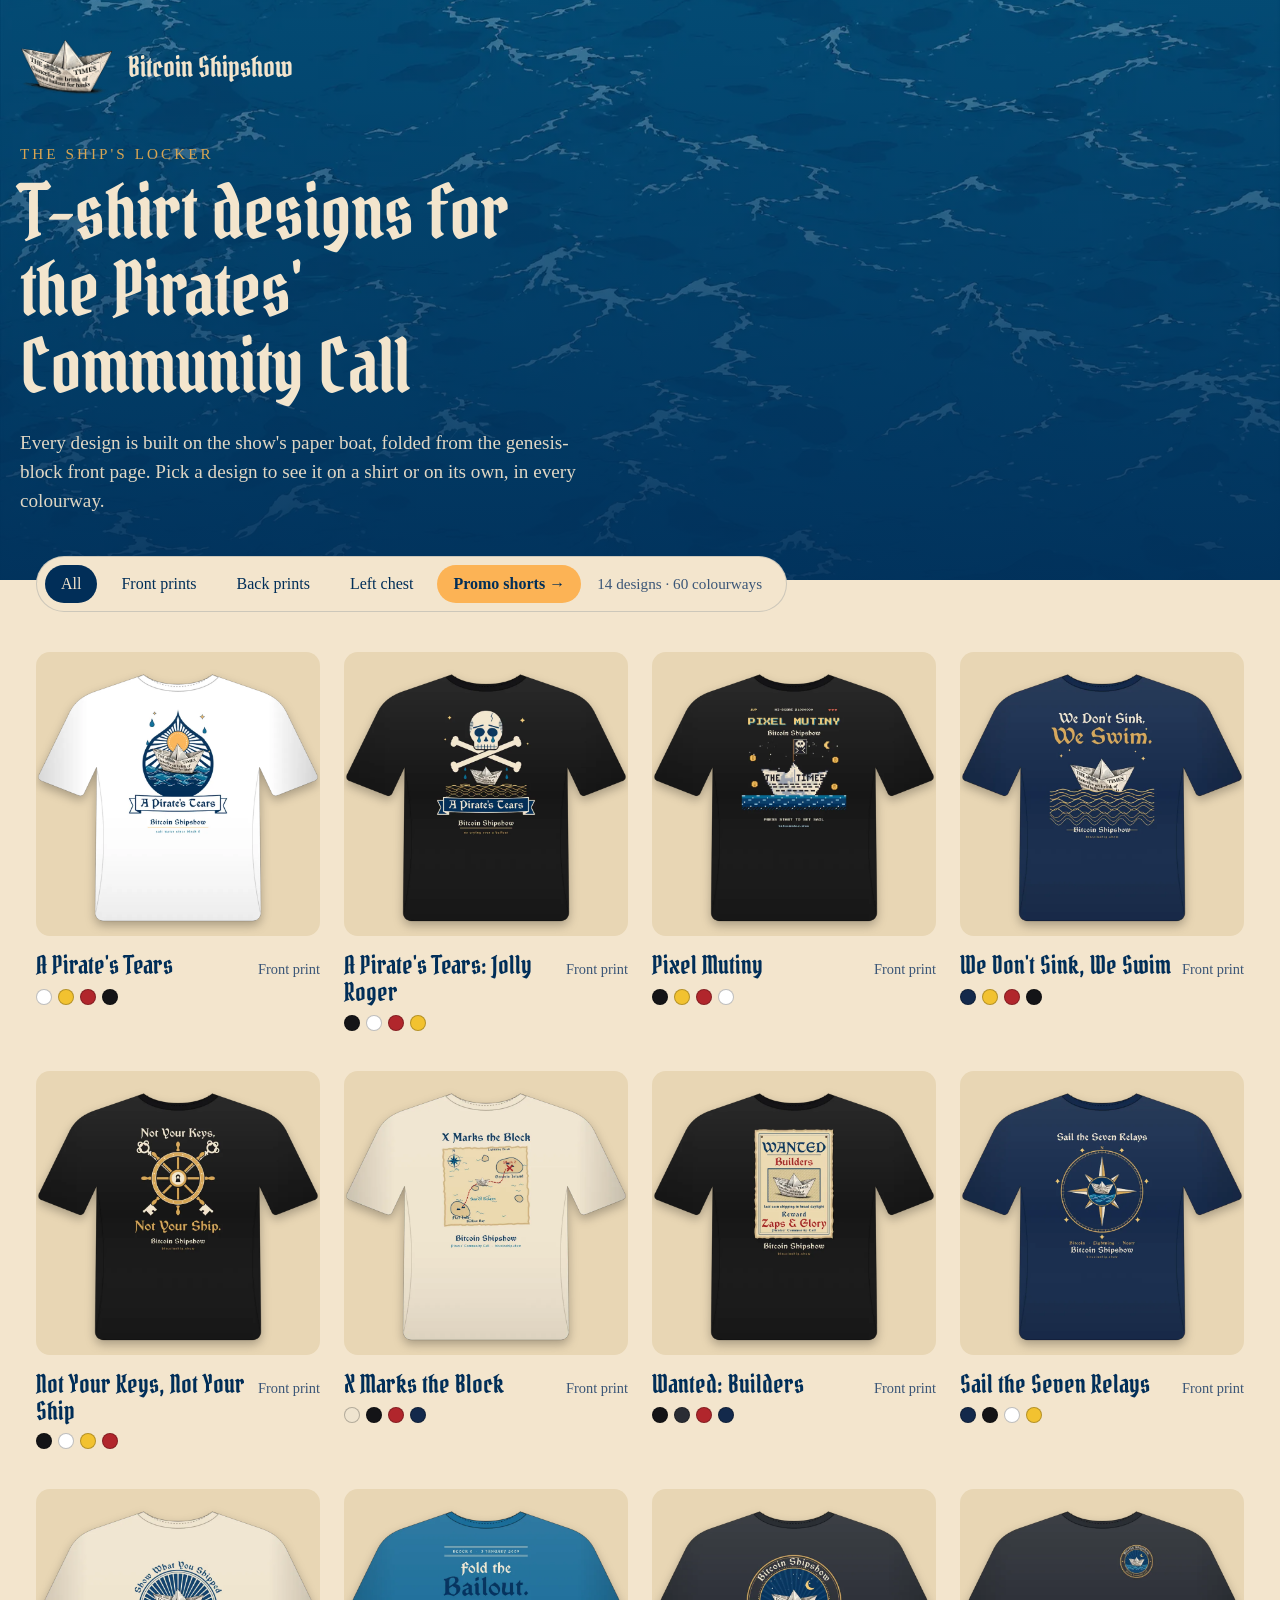
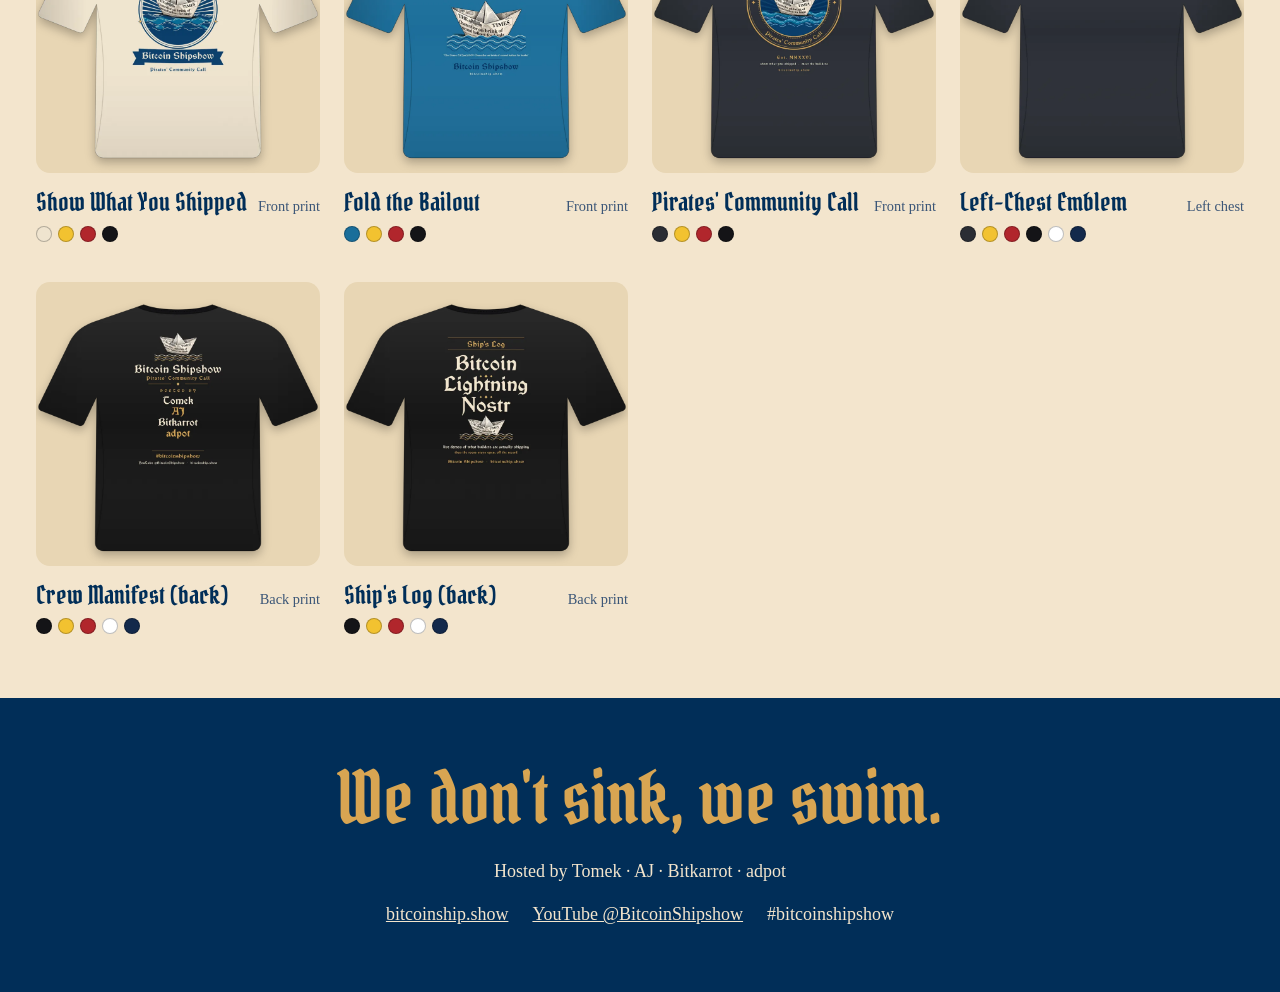
<file: site/index.html>
<!doctype html>
<html lang="en">
<head>
<meta charset="utf-8">
<meta name="viewport" content="width=device-width, initial-scale=1">
<title>Bitcoin Shipshow · T-shirt designs</title>
<meta name="description" content="T-shirt designs for the Bitcoin Shipshow, the Pirates' Community Call. Browse every design on a shirt or on its own, in every colourway.">
<meta property="og:title" content="Bitcoin Shipshow · T-shirt designs">
<meta property="og:description" content="Pirate-themed shirts for the Pirates' Community Call: fronts, backs and a left-chest emblem in every colourway.">
<meta property="og:image" content="img/og.jpg">
<meta name="twitter:card" content="summary_large_image">
<link rel="icon" href="img/favicon.png">
<link rel="preconnect" href="https://fonts.googleapis.com">
<link rel="preconnect" href="https://fonts.gstatic.com" crossorigin>
<link href="https://fonts.googleapis.com/css2?family=IM+Fell+English&family=Pirata+One&display=swap" rel="stylesheet">
<link rel="stylesheet" href="styles.css">
</head>
<body>
<header class="masthead">
  <div class="masthead__inner">
    <a class="brand" href="https://bitcoinship.show" id="brand-home">
      <img src="img/logo.webp" alt="" width="132" height="79">
      <span>Bitcoin Shipshow</span>
    </a>
    <p class="masthead__kicker">The Ship's Locker</p>
    <h1>T-shirt designs for the Pirates' Community Call</h1>
    <p class="masthead__lede">Every design is built on the show's paper boat, folded from the genesis-block front page. Pick a design to see it on a shirt or on its own, in every colourway.</p>
  </div>
</header>

<main>
  <div class="toolbar" role="radiogroup" aria-label="Filter designs">
    <label class="tab"><input type="radio" name="filter" value="all" checked><span>All</span></label>
    <label class="tab"><input type="radio" name="filter" value="front"><span>Front prints</span></label>
    <label class="tab"><input type="radio" name="filter" value="back"><span>Back prints</span></label>
    <label class="tab"><input type="radio" name="filter" value="chest"><span>Left chest</span></label>
    <a class="tab tab--cta" href="shorts"><span>Promo shorts →</span></a>
    <p class="toolbar__count" aria-live="polite"></p>
  </div>
  <ul class="grid" id="grid"></ul>
</main>

<dialog class="viewer" id="viewer" aria-labelledby="viewer-title">
  <div class="viewer__stage">
    <div class="viewer__view" role="radiogroup" aria-label="View">
      <label class="tab"><input type="radio" name="view" value="mockup" checked><span>On a shirt</span></label>
      <label class="tab"><input type="radio" name="view" value="design"><span>Design only</span></label>
    </div>
    <figure class="viewer__figure">
      <img id="viewer-img" alt="">
    </figure>
    <button class="viewer__nav viewer__nav--prev" type="button" aria-label="Previous design">‹</button>
    <button class="viewer__nav viewer__nav--next" type="button" aria-label="Next design">›</button>
  </div>
  <div class="viewer__panel">
    <button class="viewer__close" type="button" aria-label="Close">×</button>
    <p class="viewer__tag" id="viewer-tag"></p>
    <h2 id="viewer-title"></h2>
    <p class="viewer__desc" id="viewer-desc"></p>
    <h3>Shirt colour</h3>
    <div class="swatches" id="viewer-swatches" role="radiogroup" aria-label="Shirt colour"></div>
    <p class="viewer__shirt" id="viewer-shirt"></p>
    <div class="viewer__download" id="viewer-download"></div>
  </div>
</dialog>

<footer class="footer">
  <p class="footer__statement">We don't sink, we swim.</p>
  <p class="footer__hosts">Hosted by Tomek · AJ · Bitkarrot · adpot</p>
  <ul class="footer__links">
    <li><a href="https://bitcoinship.show" id="footer-site">bitcoinship.show</a></li>
    <li><a href="https://www.youtube.com/@BitcoinShipshow" id="footer-youtube">YouTube @BitcoinShipshow</a></li>
    <li><span>#bitcoinshipshow</span></li>
  </ul>
</footer>
<script src="data.js"></script>
<script src="app.js"></script>
</body>
</html>
</file>
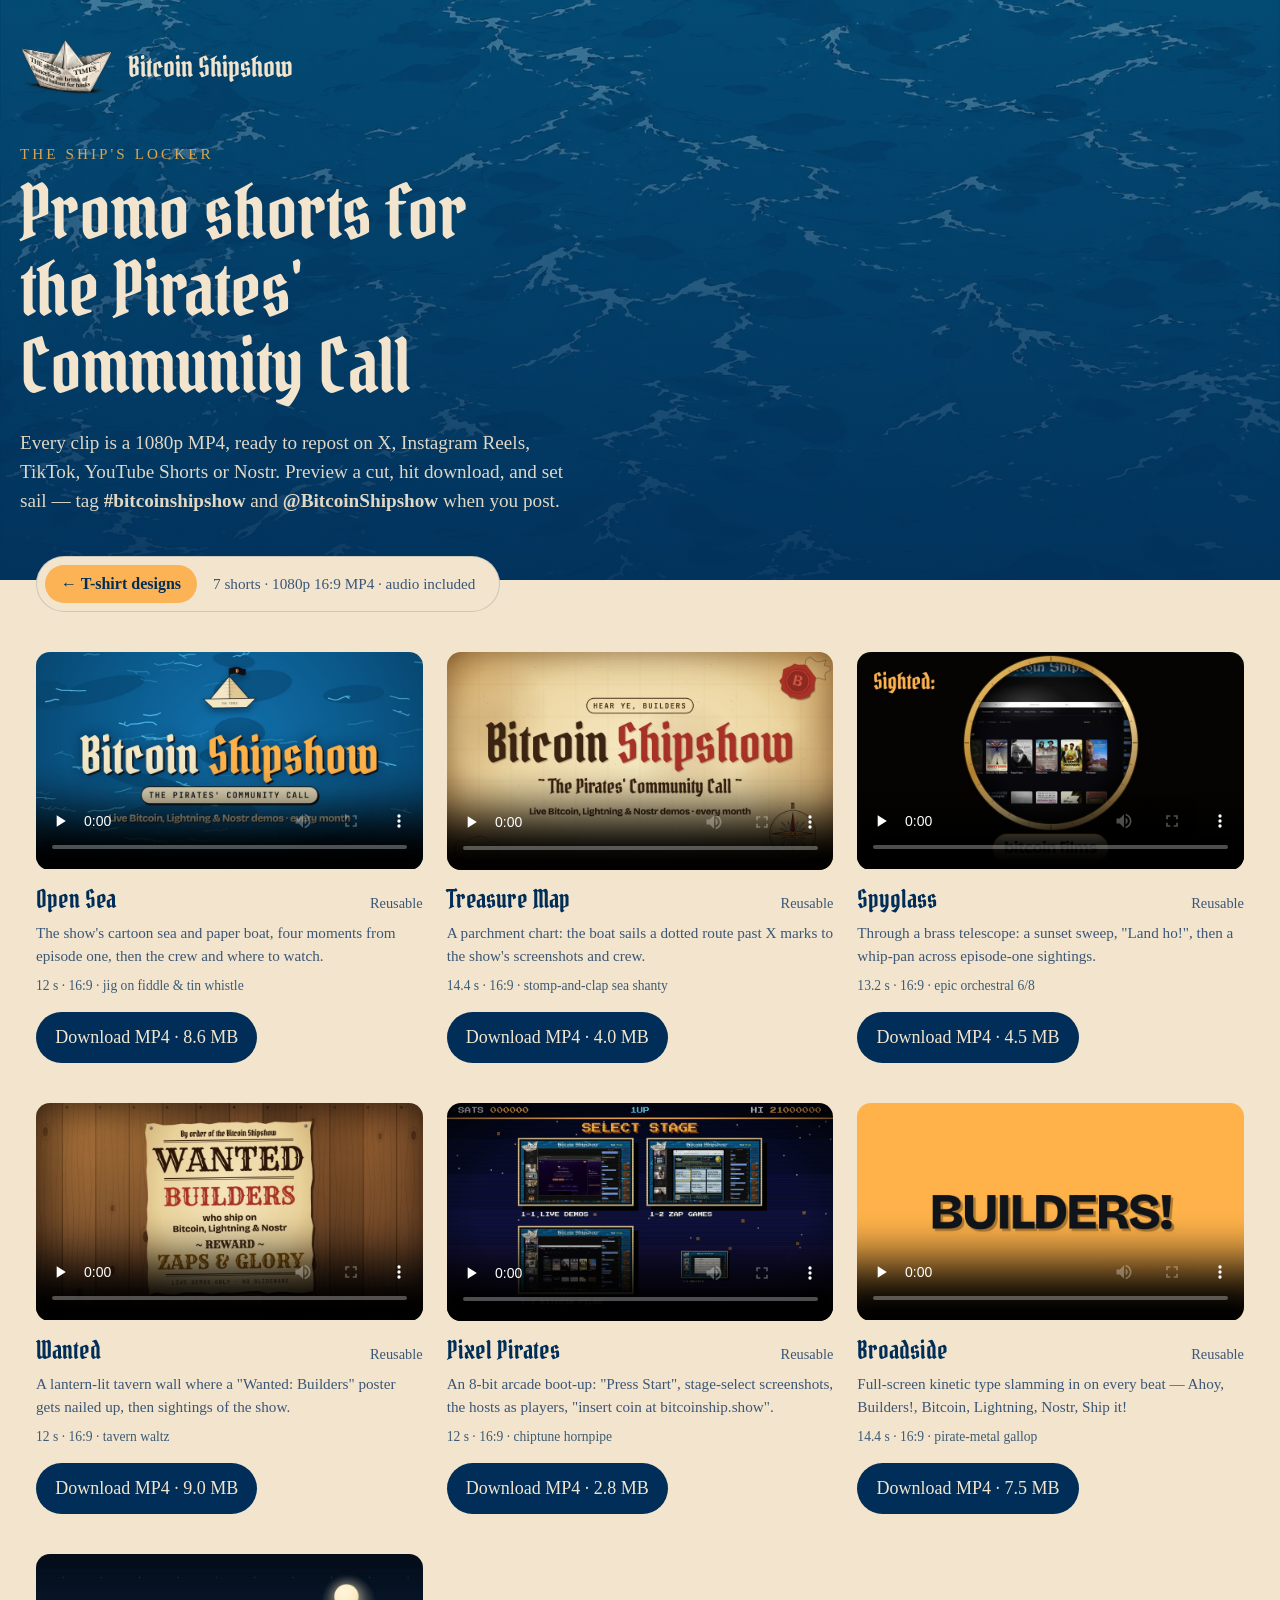
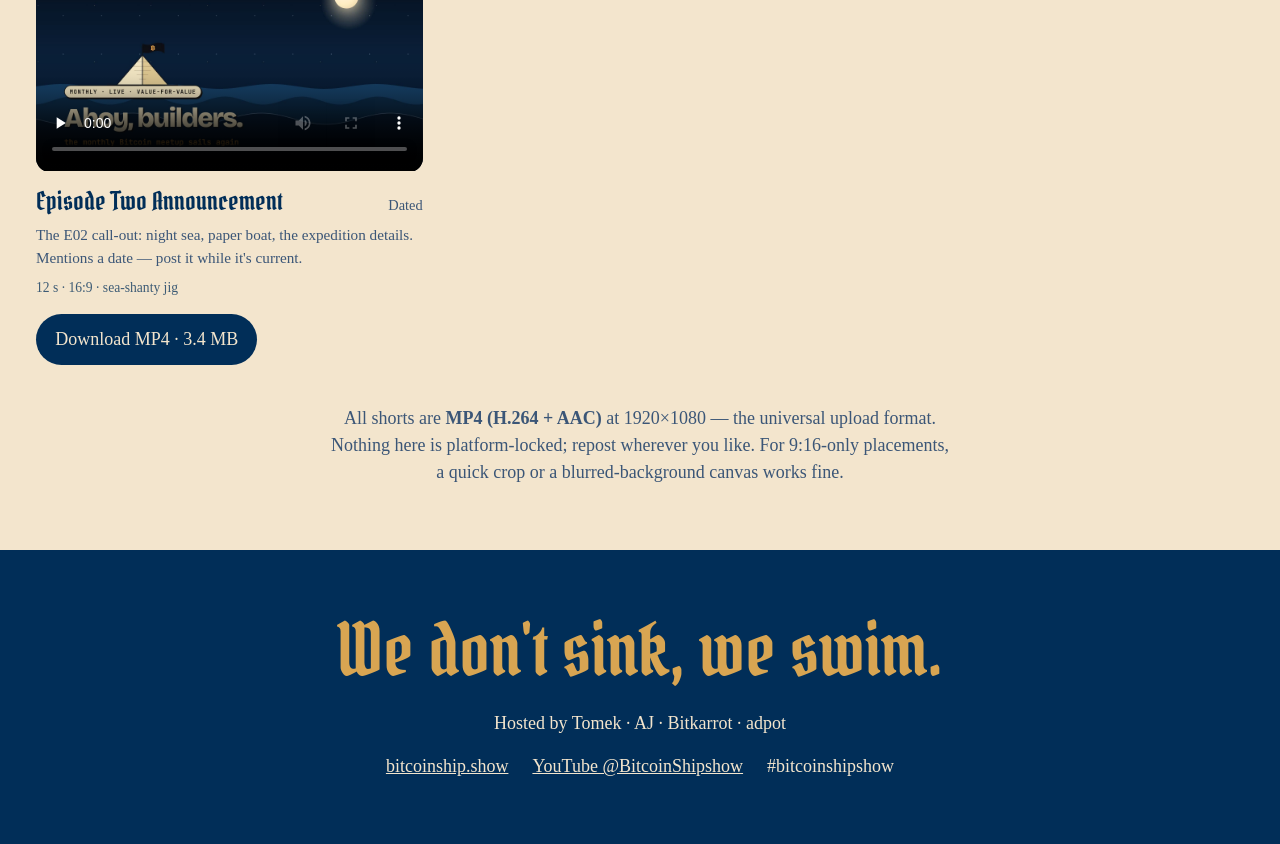
<file: site/shorts.html>
<!doctype html>
<html lang="en">
<head>
<meta charset="utf-8">
<meta name="viewport" content="width=device-width, initial-scale=1">
<title>Bitcoin Shipshow · Promo shorts</title>
<meta name="description" content="Short promo clips for the Bitcoin Shipshow, the Pirates' Community Call. Preview each short and download the MP4 to repost on social media.">
<meta property="og:title" content="Bitcoin Shipshow · Promo shorts">
<meta property="og:description" content="Pirate-themed promo shorts for the Pirates' Community Call — preview and download every cut to repost.">
<meta property="og:image" content="img/og.jpg">
<meta name="twitter:card" content="summary_large_image">
<link rel="icon" href="img/favicon.png">
<link rel="preconnect" href="https://fonts.googleapis.com">
<link rel="preconnect" href="https://fonts.gstatic.com" crossorigin>
<link href="https://fonts.googleapis.com/css2?family=IM+Fell+English&family=Pirata+One&display=swap" rel="stylesheet">
<link rel="stylesheet" href="styles.css">
<link rel="stylesheet" href="shorts.css">
</head>
<body>
<header class="masthead">
  <div class="masthead__inner">
    <a class="brand" href="https://bitcoinship.show" id="brand-home">
      <img src="img/logo.webp" alt="" width="132" height="79">
      <span>Bitcoin Shipshow</span>
    </a>
    <p class="masthead__kicker">The Ship's Locker</p>
    <h1>Promo shorts for the Pirates' Community Call</h1>
    <p class="masthead__lede">Every clip is a 1080p MP4, ready to repost on X, Instagram Reels, TikTok, YouTube Shorts or Nostr. Preview a cut, hit download, and set sail — tag <strong>#bitcoinshipshow</strong> and <strong>@BitcoinShipshow</strong> when you post.</p>
  </div>
</header>

<main>
  <div class="toolbar">
    <a class="tab tab--cta" href="."><span>← T-shirt designs</span></a>
    <p class="toolbar__count">7 shorts · 1080p 16:9 MP4 · audio included</p>
  </div>

  <ul class="vgrid">
    <li class="vcard">
      <div class="vcard__media"><video src="videos/bitcoin-shipshow-short-one.mp4" poster="img/posters/one.jpg" preload="none" playsinline controls></video></div>
      <div class="vcard__meta"><span class="vcard__title">Open Sea</span><span class="vcard__tag">Reusable</span></div>
      <p class="vcard__desc">The show&#x27;s cartoon sea and paper boat, four moments from episode one, then the crew and where to watch.</p>
      <p class="vcard__specs">12 s · 16:9 · jig on fiddle &amp; tin whistle</p>
      <div class="vcard__dl"><a class="button" href="videos/bitcoin-shipshow-short-one.mp4" download>Download MP4 · 8.6 MB</a></div>
    </li>
    <li class="vcard">
      <div class="vcard__media"><video src="videos/bitcoin-shipshow-short-two.mp4" poster="img/posters/two.jpg" preload="none" playsinline controls></video></div>
      <div class="vcard__meta"><span class="vcard__title">Treasure Map</span><span class="vcard__tag">Reusable</span></div>
      <p class="vcard__desc">A parchment chart: the boat sails a dotted route past X marks to the show&#x27;s screenshots and crew.</p>
      <p class="vcard__specs">14.4 s · 16:9 · stomp-and-clap sea shanty</p>
      <div class="vcard__dl"><a class="button" href="videos/bitcoin-shipshow-short-two.mp4" download>Download MP4 · 4.0 MB</a></div>
    </li>
    <li class="vcard">
      <div class="vcard__media"><video src="videos/bitcoin-shipshow-short-spyglass.mp4" poster="img/posters/spyglass.jpg" preload="none" playsinline controls></video></div>
      <div class="vcard__meta"><span class="vcard__title">Spyglass</span><span class="vcard__tag">Reusable</span></div>
      <p class="vcard__desc">Through a brass telescope: a sunset sweep, &quot;Land ho!&quot;, then a whip-pan across episode-one sightings.</p>
      <p class="vcard__specs">13.2 s · 16:9 · epic orchestral 6/8</p>
      <div class="vcard__dl"><a class="button" href="videos/bitcoin-shipshow-short-spyglass.mp4" download>Download MP4 · 4.5 MB</a></div>
    </li>
    <li class="vcard">
      <div class="vcard__media"><video src="videos/bitcoin-shipshow-short-wanted.mp4" poster="img/posters/wanted.jpg" preload="none" playsinline controls></video></div>
      <div class="vcard__meta"><span class="vcard__title">Wanted</span><span class="vcard__tag">Reusable</span></div>
      <p class="vcard__desc">A lantern-lit tavern wall where a &quot;Wanted: Builders&quot; poster gets nailed up, then sightings of the show.</p>
      <p class="vcard__specs">12 s · 16:9 · tavern waltz</p>
      <div class="vcard__dl"><a class="button" href="videos/bitcoin-shipshow-short-wanted.mp4" download>Download MP4 · 9.0 MB</a></div>
    </li>
    <li class="vcard">
      <div class="vcard__media"><video src="videos/bitcoin-shipshow-short-pixelpirates.mp4" poster="img/posters/pixelpirates.jpg" preload="none" playsinline controls></video></div>
      <div class="vcard__meta"><span class="vcard__title">Pixel Pirates</span><span class="vcard__tag">Reusable</span></div>
      <p class="vcard__desc">An 8-bit arcade boot-up: &quot;Press Start&quot;, stage-select screenshots, the hosts as players, &quot;insert coin at bitcoinship.show&quot;.</p>
      <p class="vcard__specs">12 s · 16:9 · chiptune hornpipe</p>
      <div class="vcard__dl"><a class="button" href="videos/bitcoin-shipshow-short-pixelpirates.mp4" download>Download MP4 · 2.8 MB</a></div>
    </li>
    <li class="vcard">
      <div class="vcard__media"><video src="videos/bitcoin-shipshow-short-broadside.mp4" poster="img/posters/broadside.jpg" preload="none" playsinline controls></video></div>
      <div class="vcard__meta"><span class="vcard__title">Broadside</span><span class="vcard__tag">Reusable</span></div>
      <p class="vcard__desc">Full-screen kinetic type slamming in on every beat — Ahoy, Builders!, Bitcoin, Lightning, Nostr, Ship it!</p>
      <p class="vcard__specs">14.4 s · 16:9 · pirate-metal gallop</p>
      <div class="vcard__dl"><a class="button" href="videos/bitcoin-shipshow-short-broadside.mp4" download>Download MP4 · 7.5 MB</a></div>
    </li>
    <li class="vcard">
      <div class="vcard__media"><video src="videos/2026nov3_bitcoinshipshow.mp4" poster="img/posters/2026nov3-bitcoinshipshow.jpg" preload="none" playsinline controls></video></div>
      <div class="vcard__meta"><span class="vcard__title">Episode Two Announcement</span><span class="vcard__tag">Dated</span></div>
      <p class="vcard__desc">The E02 call-out: night sea, paper boat, the expedition details. Mentions a date — post it while it&#x27;s current.</p>
      <p class="vcard__specs">12 s · 16:9 · sea-shanty jig</p>
      <div class="vcard__dl"><a class="button" href="videos/2026nov3_bitcoinshipshow.mp4" download>Download MP4 · 3.4 MB</a></div>
    </li>
  </ul>

  <p class="note">All shorts are <strong>MP4 (H.264 + AAC)</strong> at 1920×1080 — the universal upload format. Nothing here is platform-locked; repost wherever you like. For 9:16-only placements, a quick crop or a blurred-background canvas works fine.</p>
</main>

<footer class="footer">
  <p class="footer__statement">We don't sink, we swim.</p>
  <p class="footer__hosts">Hosted by Tomek · AJ · Bitkarrot · adpot</p>
  <ul class="footer__links">
    <li><a href="https://bitcoinship.show" id="footer-site">bitcoinship.show</a></li>
    <li><a href="https://www.youtube.com/@BitcoinShipshow" id="footer-youtube">YouTube @BitcoinShipshow</a></li>
    <li><span>#bitcoinshipshow</span></li>
  </ul>
</footer>
</body>
</html>
</file>
<file: site/styles.css>
/* Bitcoin Shipshow tee gallery. Tokens mirror the brand kit (research/shipshow/brand). */
:root {
  --color-paper: #f3e5cd;
  --color-paper-deep: #e8d6b4;
  --color-ink: #012e58;
  --color-ink-soft: #3b5677;
  --color-ocean: #066c95;
  --color-gold: #d8a552;
  --color-sunset: #fcb355;
  --color-rule: rgba(1, 46, 88, 0.16);
  --color-scrim: rgba(1, 20, 40, 0.72);
  --color-on-ink: #f3e5cd;
  --font-display: "Pirata One", "IM Fell English", serif;
  --font-body: "IM Fell English", Georgia, serif;
  --radius: 14px;
  --space-1: 0.5rem;
  --space-2: 1rem;
  --space-3: 1.5rem;
  --space-4: 2.5rem;
  --space-5: 4rem;
  --max: 1240px;
}

*, *::before, *::after { box-sizing: border-box; }
html, body { overflow-x: clip; }
body {
  margin: 0;
  background: var(--color-paper);
  color: var(--color-ink);
  font-family: var(--font-body);
  font-size: 1.125rem;
  line-height: 1.5;
}
h1, h2, h3 { font-family: var(--font-display); font-weight: 400; font-style: normal; line-height: 1.05; margin: 0; overflow-wrap: anywhere; min-width: 0; }
a { color: inherit; }
img { display: block; max-width: 100%; height: auto; }

/* Masthead: brand ocean art behind a navy scrim */
.masthead {
  background: linear-gradient(180deg, rgba(1, 46, 88, 0.55), rgba(1, 46, 88, 0.92)), url("img/ocean.webp") center 40% / cover;
  color: var(--color-on-ink);
  padding: var(--space-4) var(--space-2) var(--space-5);
}
.masthead__inner { max-width: var(--max); margin: 0 auto; }
.brand { display: inline-flex; align-items: center; gap: var(--space-2); text-decoration: none; font-family: var(--font-display); font-size: 1.75rem; white-space: nowrap; }
.brand img { width: 92px; }
.masthead__kicker { margin: var(--space-4) 0 var(--space-1); color: var(--color-gold); letter-spacing: 0.2em; text-transform: uppercase; font-size: 0.95rem; }
.masthead h1 { font-size: clamp(2.4rem, 6vw, 4.6rem); max-width: 16ch; }
.masthead__lede { max-width: 58ch; margin: var(--space-3) 0 0; font-size: 1.2rem; opacity: 0.92; }

main { max-width: var(--max); margin: 0 auto; padding: 0 var(--space-2) var(--space-5); }

/* Tabs (radio inputs, so switching never scroll-jumps) */
.toolbar { display: flex; flex-wrap: wrap; align-items: center; gap: var(--space-1); margin: calc(-1 * var(--space-3)) 0 var(--space-4); padding: var(--space-1); background: var(--color-paper); border: 1px solid var(--color-rule); border-radius: 999px; width: fit-content; max-width: 100%; position: relative; }
.tab { position: relative; cursor: pointer; }
.tab input { position: absolute; opacity: 0; inset: 0; margin: 0; cursor: pointer; }
.tab span { display: block; padding: 0.45rem 1rem; border-radius: 999px; white-space: nowrap; font-size: 1rem; }
.tab input:checked + span { background: var(--color-ink); color: var(--color-on-ink); }
/* hand-added: nav CTA link (to /shorts) — re-append if styles.css is regenerated */
.tab--cta { text-decoration: none; }
.tab--cta span { background: var(--color-sunset); color: var(--color-ink); font-weight: 700; }
.tab--cta:hover span { filter: brightness(1.07); }
.tab--cta:focus-visible span { outline: 3px solid var(--color-ink); outline-offset: 2px; }
.tab input:focus-visible + span { outline: 3px solid var(--color-sunset); outline-offset: 2px; }
.toolbar__count { margin: 0 var(--space-2) 0 var(--space-1); color: var(--color-ink-soft); font-size: 0.95rem; white-space: nowrap; }

/* Grid */
.grid { list-style: none; margin: 0; padding: 0; display: grid; grid-template-columns: repeat(auto-fill, minmax(min(100%, 270px), 1fr)); gap: var(--space-4) var(--space-3); }
.card { all: unset; box-sizing: border-box; display: flex; flex-direction: column; width: 100%; cursor: pointer; border-radius: var(--radius); }
.card:focus-visible { outline: 3px solid var(--color-sunset); outline-offset: 6px; }
.card__img { aspect-ratio: 1; background: var(--color-paper-deep); border-radius: var(--radius); overflow: hidden; display: grid; place-items: center; }
.card__img img { width: 100%; transition: transform 0.35s ease; }
.card:hover .card__img img { transform: scale(1.04); }
.card__meta { display: flex; justify-content: space-between; align-items: baseline; gap: var(--space-1); margin-top: var(--space-2); }
.card__title { font-family: var(--font-display); font-size: 1.55rem; line-height: 1.1; min-width: 0; overflow-wrap: anywhere; }
.card__tag { color: var(--color-ink-soft); font-size: 0.9rem; white-space: nowrap; }
.dots { display: flex; gap: 6px; margin-top: var(--space-1); }
.dot { width: 16px; height: 16px; border-radius: 50%; border: 1px solid rgba(0, 0, 0, 0.25); }

/* Viewer */
.viewer { width: min(1180px, 100vw - 2rem); max-width: none; max-height: calc(100dvh - 2rem); padding: 0; border: 0; border-radius: var(--radius); background: var(--color-paper); color: var(--color-ink); display: none; overflow: hidden; }
.viewer[open] { display: grid; grid-template-columns: minmax(0, 1.4fr) minmax(0, 1fr); }
.viewer::backdrop { background: var(--color-scrim); }
.viewer__stage { position: relative; background: var(--color-paper-deep); display: flex; flex-direction: column; align-items: center; justify-content: center; padding: var(--space-3); min-height: 0; }
.viewer__view { display: flex; gap: var(--space-1); padding: 4px; border: 1px solid var(--color-rule); border-radius: 999px; background: var(--color-paper); margin-bottom: var(--space-2); }
.viewer__figure { margin: 0; width: 100%; display: grid; place-items: center; min-height: 0; }
.viewer__figure img { max-height: min(72dvh, 720px); width: auto; border-radius: var(--radius); }
.viewer__figure.is-design img { background: var(--shirt, #fff); padding: 6%; box-shadow: inset 0 0 0 1px rgba(0, 0, 0, 0.08); }
.viewer__nav { position: absolute; top: 50%; translate: 0 -50%; width: 44px; height: 44px; border-radius: 50%; border: 1px solid var(--color-rule); background: var(--color-paper); color: var(--color-ink); font-size: 1.8rem; line-height: 1; cursor: pointer; }
.viewer__nav--prev { left: var(--space-2); }
.viewer__nav--next { right: var(--space-2); }
.viewer__panel { position: relative; padding: var(--space-4) var(--space-3) var(--space-3); overflow-y: auto; }
.viewer__close { position: absolute; top: var(--space-2); right: var(--space-2); width: 44px; height: 44px; border-radius: 50%; border: 1px solid var(--color-rule); background: transparent; color: var(--color-ink); font-size: 1.6rem; cursor: pointer; }
.viewer__tag { margin: 0 0 var(--space-1); padding-right: 3.25rem; color: var(--color-ocean); letter-spacing: 0.16em; text-transform: uppercase; font-size: 0.85rem; }
.viewer__panel h2 { font-size: clamp(2rem, 4vw, 3rem); padding-right: 3rem; }
.viewer__desc { margin: var(--space-2) 0 var(--space-3); }
.viewer__panel h3 { font-size: 1.4rem; margin-bottom: var(--space-1); }
.swatches { display: flex; flex-wrap: wrap; gap: 10px; }
.swatch { position: relative; }
.swatch input { position: absolute; opacity: 0; inset: 0; margin: 0; cursor: pointer; }
.swatch span { display: block; width: 40px; height: 40px; border-radius: 50%; border: 1px solid rgba(0, 0, 0, 0.25); cursor: pointer; }
.swatch input:checked + span { box-shadow: 0 0 0 3px var(--color-paper), 0 0 0 5px var(--color-ink); }
.swatch input:focus-visible + span { outline: 3px solid var(--color-sunset); outline-offset: 4px; }
.viewer__shirt { margin: var(--space-1) 0 var(--space-3); color: var(--color-ink-soft); }
.button { display: inline-flex; align-items: center; gap: var(--space-1); padding: 0.75rem 1.2rem; border-radius: 999px; background: var(--color-ink); color: var(--color-on-ink); text-decoration: none; white-space: nowrap; }
.button:focus-visible { outline: 3px solid var(--color-sunset); outline-offset: 3px; }
.viewer__note { color: var(--color-ink-soft); font-size: 0.95rem; margin: var(--space-1) 0 0; }

/* Footer: statement */
.footer { background: var(--color-ink); color: var(--color-on-ink); padding: var(--space-5) var(--space-2); text-align: center; }
.footer__statement { font-family: var(--font-display); font-size: clamp(2.2rem, 7vw, 4.5rem); line-height: 1; margin: 0; color: var(--color-gold); }
.footer__hosts { margin: var(--space-3) 0 var(--space-2); }
.footer__links { list-style: none; margin: 0; padding: 0; display: flex; flex-wrap: wrap; justify-content: center; gap: var(--space-1) var(--space-3); }
.footer__links a, .footer__links span { white-space: nowrap; }

@media (max-width: 860px) {
  .viewer[open] { grid-template-columns: minmax(0, 1fr); grid-template-rows: auto auto; align-content: start; overflow-y: auto; }
  .viewer__stage { min-height: auto; }
  .viewer__figure img { max-height: 56dvh; }
  .viewer__panel { overflow: visible; }
}
@media (max-width: 480px) {
  .masthead { padding-top: var(--space-3); }
  .brand { font-size: 1.35rem; }
  .brand img { width: 64px; }
  .toolbar { border-radius: var(--radius); }
  .tab span { padding: 0.4rem 0.75rem; }
  .viewer { width: 100%; max-width: 100%; height: 100dvh; max-height: 100dvh; margin: 0; inset: 0; border-radius: 0; }
  .viewer__stage { padding: var(--space-2); }
  .viewer__panel { padding: var(--space-3) var(--space-2); }
  .viewer__nav { width: 38px; height: 38px; }
}
@media (prefers-reduced-motion: reduce) {
  .card__img img { transition: none; }
}
</file>
<file: site/shorts.css>
/* Promo-shorts page — generated by scripts/build_shorts_page.py. */
.toolbar .tab a, .toolbar a.tab { text-decoration: none; }

.vgrid {
  list-style: none;
  margin: 0;
  padding: 0;
  display: grid;
  grid-template-columns: repeat(auto-fill, minmax(min(340px, 100%), 1fr));
  gap: var(--space-4) var(--space-3);
}

.vcard__media {
  aspect-ratio: 16 / 9;
  background: var(--color-paper-deep);
  border-radius: var(--radius);
  overflow: hidden;
}
.vcard__media video { width: 100%; height: 100%; display: block; object-fit: cover; }

.vcard__meta {
  display: flex;
  justify-content: space-between;
  align-items: baseline;
  gap: var(--space-1);
  margin-top: var(--space-2);
}
.vcard__title {
  font-family: var(--font-display);
  font-size: 1.55rem;
  line-height: 1.1;
  min-width: 0;
  overflow-wrap: anywhere;
}
.vcard__tag { color: var(--color-ink-soft); font-size: 0.9rem; white-space: nowrap; }
.vcard__desc { margin: var(--space-1) 0 0; color: var(--color-ink-soft); font-size: 0.95rem; }
.vcard__specs { margin: var(--space-1) 0 0; font-size: 0.85rem; opacity: 0.75; }
.vcard__dl { margin-top: var(--space-2); display: flex; align-items: center; gap: var(--space-2); flex-wrap: wrap; }

.note {
  margin: var(--space-4) auto 0;
  max-width: 70ch;
  text-align: center;
  color: var(--color-ink-soft);
}

@media (prefers-reduced-motion: no-preference) {
  .vcard__media { transition: transform 0.35s ease; }
}
</file>
